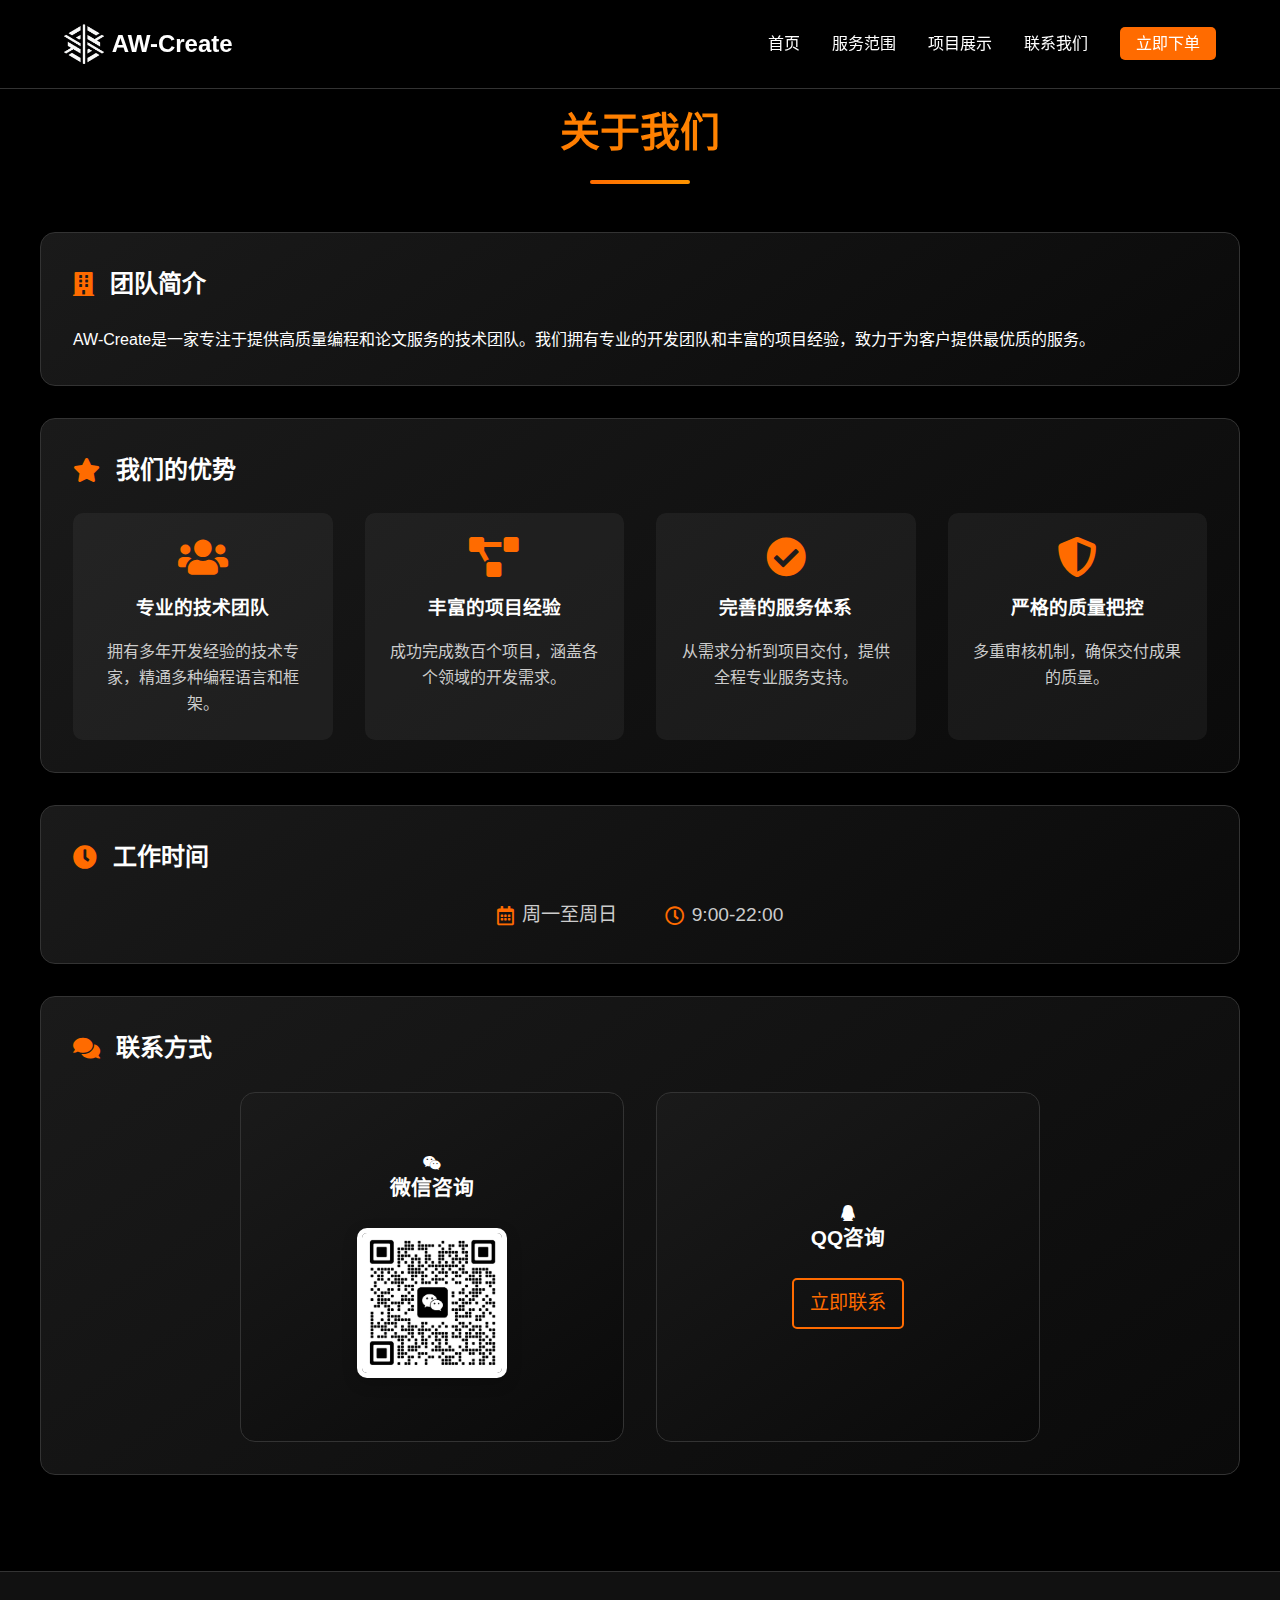
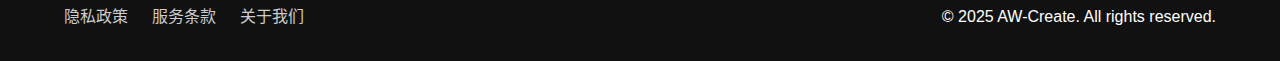
<file: about.html>
<!DOCTYPE html>
<html lang="zh-CN">
<head>
    <meta charset="UTF-8">
    <meta name="viewport" content="width=device-width, initial-scale=1.0">
    <title>关于我们 - AW-Create</title>
    <link rel="stylesheet" href="css/styles.css">
    <link rel="stylesheet" href="https://cdnjs.cloudflare.com/ajax/libs/font-awesome/5.15.4/css/all.min.css">
    <link rel="shortcut icon" href="favicon.ico" type="image/x-icon">
    <link rel="icon" href="favicon.ico" type="image/x-icon">
</head>
<body>
    <!-- 导航栏 -->
    <nav class="navbar">
        <div class="logo">
            <div class="logo-container">
                <img src="./images/logo.png" alt="AW-Create Logo">
                <span class="logo-text">AW-Create</span>
            </div>
        </div>
        <div class="menu-toggle">
            <i class="fas fa-bars"></i>
        </div>
        <ul class="nav-links">
            <li><a href="javascript:void(0)" onclick="window.location.href='index.html'">首页</a></li>
            <li><a href="javascript:void(0)" onclick="window.location.href='index.html#languages'">服务范围</a></li>
            <li><a href="javascript:void(0)" onclick="window.location.href='index.html#projects'">项目展示</a></li>
            <li><a href="javascript:void(0)" onclick="window.location.href='index.html#contact'">联系我们</a></li>
            <li class="order-btn"><a href="javascript:void(0)" onclick="window.location.href='index.html#contact'">立即下单</a></li>
        </ul>
    </nav>

    <!-- 页面内容 -->
    <div class="page-content about-page">
        <div class="page-header">
            <h1>关于我们</h1>
            <div class="header-line"></div>
        </div>

        <div class="content-section company-intro">
            <h2><i class="fas fa-building"></i> 团队简介</h2>
            <p>AW-Create是一家专注于提供高质量编程和论文服务的技术团队。我们拥有专业的开发团队和丰富的项目经验，致力于为客户提供最优质的服务。</p>
        </div>

        <div class="content-section advantages">
            <h2><i class="fas fa-star"></i> 我们的优势</h2>
            <div class="advantages-grid">
                <div class="advantage-item">
                    <i class="fas fa-users"></i>
                    <h3>专业的技术团队</h3>
                    <p>拥有多年开发经验的技术专家，精通多种编程语言和框架。</p>
                </div>
                <div class="advantage-item">
                    <i class="fas fa-project-diagram"></i>
                    <h3>丰富的项目经验</h3>
                    <p>成功完成数百个项目，涵盖各个领域的开发需求。</p>
                </div>
                <div class="advantage-item">
                    <i class="fas fa-check-circle"></i>
                    <h3>完善的服务体系</h3>
                    <p>从需求分析到项目交付，提供全程专业服务支持。</p>
                </div>
                <div class="advantage-item">
                    <i class="fas fa-shield-alt"></i>
                    <h3>严格的质量把控</h3>
                    <p>多重审核机制，确保交付成果的质量。</p>
                </div>
            </div>
        </div>

        <div class="content-section contact-info">
            <h2><i class="fas fa-clock"></i> 工作时间</h2>
            <div class="work-hours">
                <p><i class="far fa-calendar-alt"></i> 周一至周日</p>
                <p><i class="far fa-clock"></i> 9:00-22:00</p>
            </div>
        </div>

        <div class="content-section contact-section">
            <h2><i class="fas fa-comments"></i> 联系方式</h2>
            <div class="contact-grid">
                <div class="contact-item">
                    <i class="fab fa-weixin"></i>
                    <h3>微信咨询</h3>
                    <img src="images/wx.jpg" alt="微信二维码" class="qr-code">
                </div>
                <div class="contact-item">
                    <i class="fab fa-qq"></i>
                    <h3>QQ咨询</h3>
                    <a href="https://qm.qq.com/q/Ftvo0hC86e" target="_blank" class="contact-link">立即联系</a>
                </div>
            </div>
        </div>
    </div>

    <script>
    document.addEventListener('DOMContentLoaded', function() {
        // 移动端导航栏
        const menuToggle = document.querySelector('.menu-toggle');
        const navLinks = document.querySelector('.nav-links');
        
        // 切换导航栏状态
        function toggleNav(event) {
            event.stopPropagation(); // 阻止事件冒泡
            navLinks.classList.toggle('active');
        }

        // 关闭导航栏
        function closeNav() {
            navLinks.classList.remove('active');
        }

        menuToggle.addEventListener('click', toggleNav);

        // 点击导航链接后关闭菜单
        document.querySelectorAll('.nav-links a').forEach(link => {
            link.addEventListener('click', () => {
                closeNav();
            });
        });

        // 阻止导航菜单内的点击事件冒泡
        navLinks.addEventListener('click', function(event) {
            event.stopPropagation();
        });

        // 点击页面任意位置关闭导航栏
        document.addEventListener('click', closeNav);
    });
    </script>

    <!-- 页脚 -->
    <footer>
        <div class="footer-content">
            <div class="footer-links">
                <a href="privacy.html">隐私政策</a>
                <a href="terms.html">服务条款</a>
                <a href="about.html">关于我们</a>
            </div>
            <p>© 2025 AW-Create. All rights reserved.</p>
        </div>
    </footer>
</body>
</html>
</file>
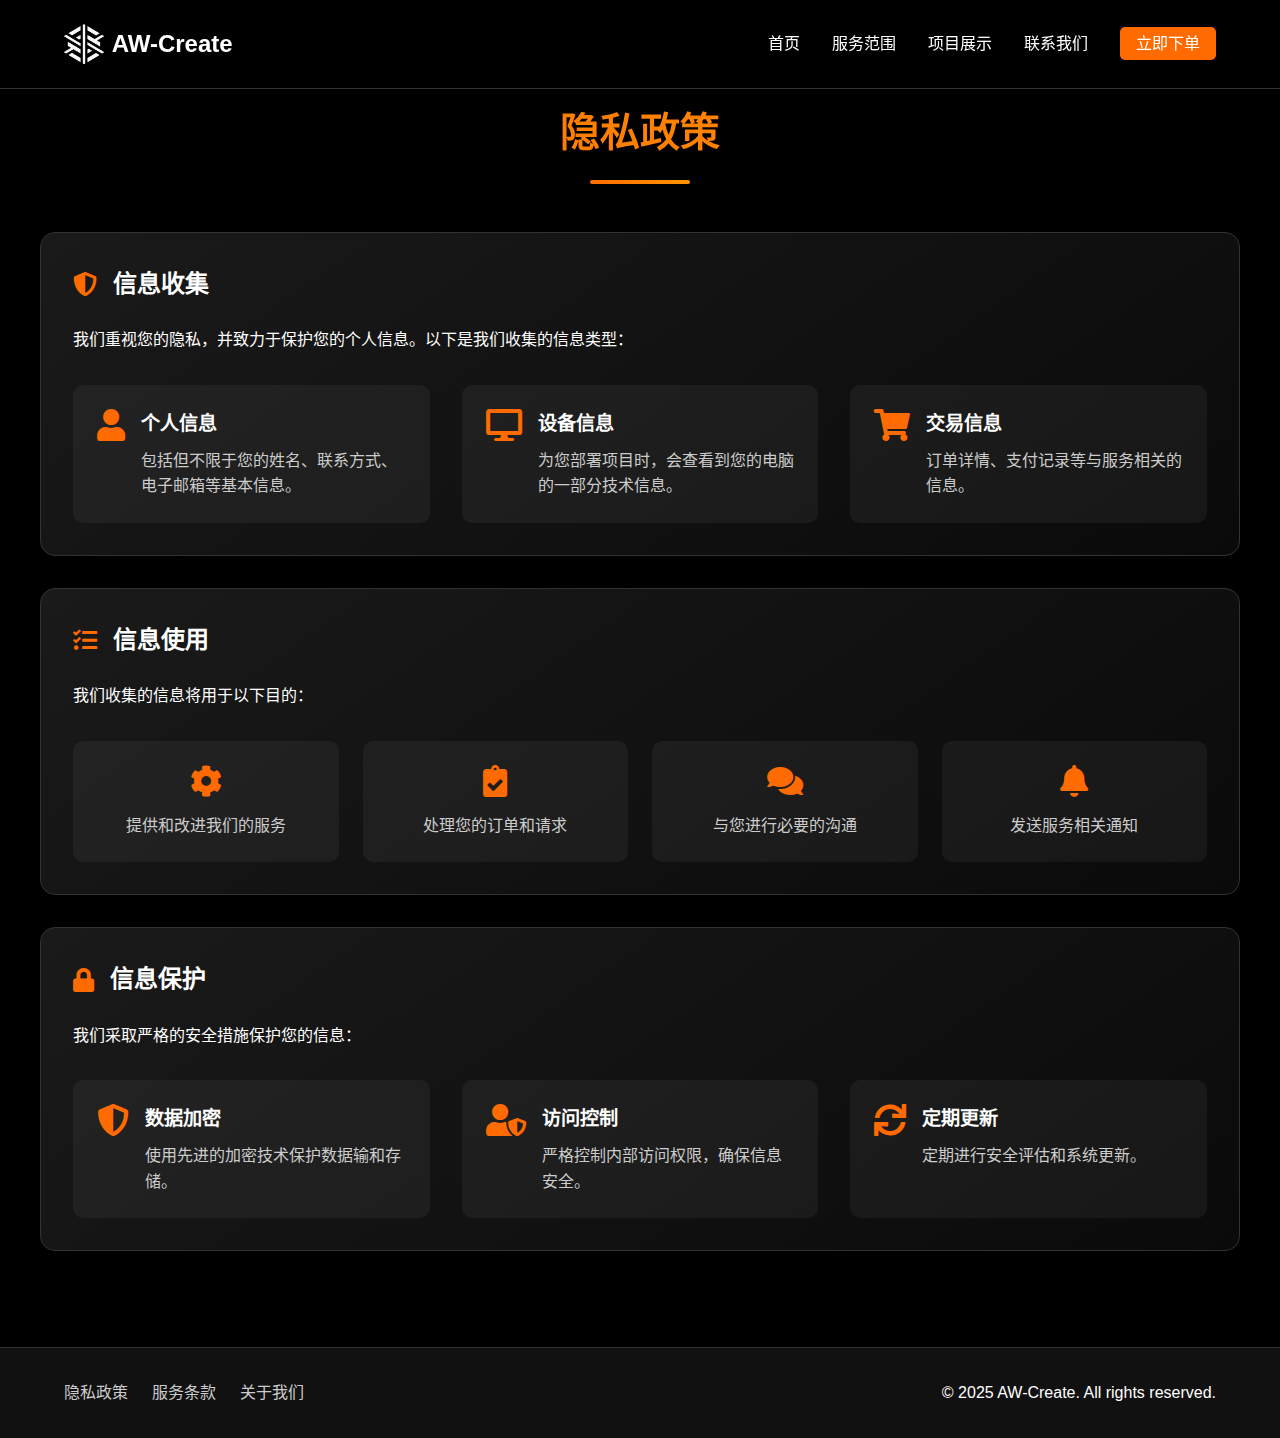
<file: privacy.html>
<!DOCTYPE html>
<html lang="zh-CN">
<head>
    <meta charset="UTF-8">
    <meta name="viewport" content="width=device-width, initial-scale=1.0">
    <title>隐私政策 - AW-Create</title>
    <link rel="stylesheet" href="css/styles.css">
    <link rel="stylesheet" href="https://cdnjs.cloudflare.com/ajax/libs/font-awesome/5.15.4/css/all.min.css">
    <link rel="shortcut icon" href="favicon.ico" type="image/x-icon">
    <link rel="icon" href="favicon.ico" type="image/x-icon">
    <link rel="apple-touch-icon" href="images/btlogo.png">
</head>
<body>
    <!-- 导航栏 -->
    <nav class="navbar">
        <div class="logo">
            <div class="logo-container">
                <img src="./images/logo.png" alt="AW-Create Logo">
                <span class="logo-text">AW-Create</span>
            </div>
        </div>
        <div class="menu-toggle">
            <i class="fas fa-bars"></i>
        </div>
        <ul class="nav-links">
            <li><a href="javascript:void(0)" onclick="window.location.href='index.html'">首页</a></li>
            <li><a href="javascript:void(0)" onclick="window.location.href='index.html#languages'">服务范围</a></li>
            <li><a href="javascript:void(0)" onclick="window.location.href='index.html#projects'">项目展示</a></li>
            <li><a href="javascript:void(0)" onclick="window.location.href='index.html#contact'">联系我们</a></li>
            <li class="order-btn"><a href="javascript:void(0)" onclick="window.location.href='index.html#contact'">立即下单</a></li>
        </ul>
    </nav>

    <!-- 页面内容 -->
    <div class="page-content privacy-page">
        <div class="page-header">
            <h1>隐私政策</h1>
            <div class="header-line"></div>
        </div>

        <div class="content-section">
            <h2><i class="fas fa-shield-alt"></i> 信息收集</h2>
            <p>我们重视您的隐私，并致力于保护您的个人信息。以下是我们收集的信息类型：</p>
            <div class="info-list">
                <div class="info-item">
                    <i class="fas fa-user"></i>
                    <div class="info-content">
                        <h3>个人信息</h3>
                        <p>包括但不限于您的姓名、联系方式、电子邮箱等基本信息。</p>
                    </div>
                </div>
                <div class="info-item">
                    <i class="fas fa-desktop"></i>
                    <div class="info-content">
                        <h3>设备信息</h3>
                        <p>为您部署项目时，会查看到您的电脑的一部分技术信息。</p>
                    </div>
                </div>
                <div class="info-item">
                    <i class="fas fa-shopping-cart"></i>
                    <div class="info-content">
                        <h3>交易信息</h3>
                        <p>订单详情、支付记录等与服务相关的信息。</p>
                    </div>
                </div>
            </div>
        </div>

        <div class="content-section">
            <h2><i class="fas fa-tasks"></i> 信息使用</h2>
            <p>我们收集的信息将用于以下目的：</p>
            <div class="usage-list">
                <div class="usage-item">
                    <i class="fas fa-cog"></i>
                    <p>提供和改进我们的服务</p>
                </div>
                <div class="usage-item">
                    <i class="fas fa-clipboard-check"></i>
                    <p>处理您的订单和请求</p>
                </div>
                <div class="usage-item">
                    <i class="fas fa-comments"></i>
                    <p>与您进行必要的沟通</p>
                </div>
                <div class="usage-item">
                    <i class="fas fa-bell"></i>
                    <p>发送服务相关通知</p>
                </div>
            </div>
        </div>

        <div class="content-section">
            <h2><i class="fas fa-lock"></i> 信息保护</h2>
            <p>我们采取严格的安全措施保护您的信息：</p>
            <div class="protection-list">
                <div class="protection-item">
                    <i class="fas fa-shield-alt"></i>
                    <div class="protection-content">
                        <h3>数据加密</h3>
                        <p>使用先进的加密技术保护数据输和存储。</p>
                    </div>
                </div>
                <div class="protection-item">
                    <i class="fas fa-user-shield"></i>
                    <div class="protection-content">
                        <h3>访问控制</h3>
                        <p>严格控制内部访问权限，确保信息安全。</p>
                    </div>
                </div>
                <div class="protection-item">
                    <i class="fas fa-sync"></i>
                    <div class="protection-content">
                        <h3>定期更新</h3>
                        <p>定期进行安全评估和系统更新。</p>
                    </div>
                </div>
            </div>
        </div>
    </div>

    <script>
    document.addEventListener('DOMContentLoaded', function() {
        // 移动端导航栏
        const menuToggle = document.querySelector('.menu-toggle');
        const navLinks = document.querySelector('.nav-links');
        
        // 切换导航栏状态
        function toggleNav(event) {
            event.stopPropagation(); // 阻止事件冒泡
            navLinks.classList.toggle('active');
        }

        // 关闭导航栏
        function closeNav() {
            navLinks.classList.remove('active');
        }

        menuToggle.addEventListener('click', toggleNav);

        // 点击导航链接后关闭菜单
        document.querySelectorAll('.nav-links a').forEach(link => {
            link.addEventListener('click', () => {
                closeNav();
            });
        });

        // 阻止导航菜单内的点击事件冒泡
        navLinks.addEventListener('click', function(event) {
            event.stopPropagation();
        });

        // 点击页面任意位置关闭导航栏
        document.addEventListener('click', closeNav);
    });
    </script>

    <!-- 页脚 -->
    <footer>
        <div class="footer-content">
            <div class="footer-links">
                <a href="privacy.html">隐私政策</a>
                <a href="terms.html">服务条款</a>
                <a href="about.html">关于我们</a>
            </div>
            <p>© 2025 AW-Create. All rights reserved.</p>
        </div>
    </footer>
</body>
</html>
</file>
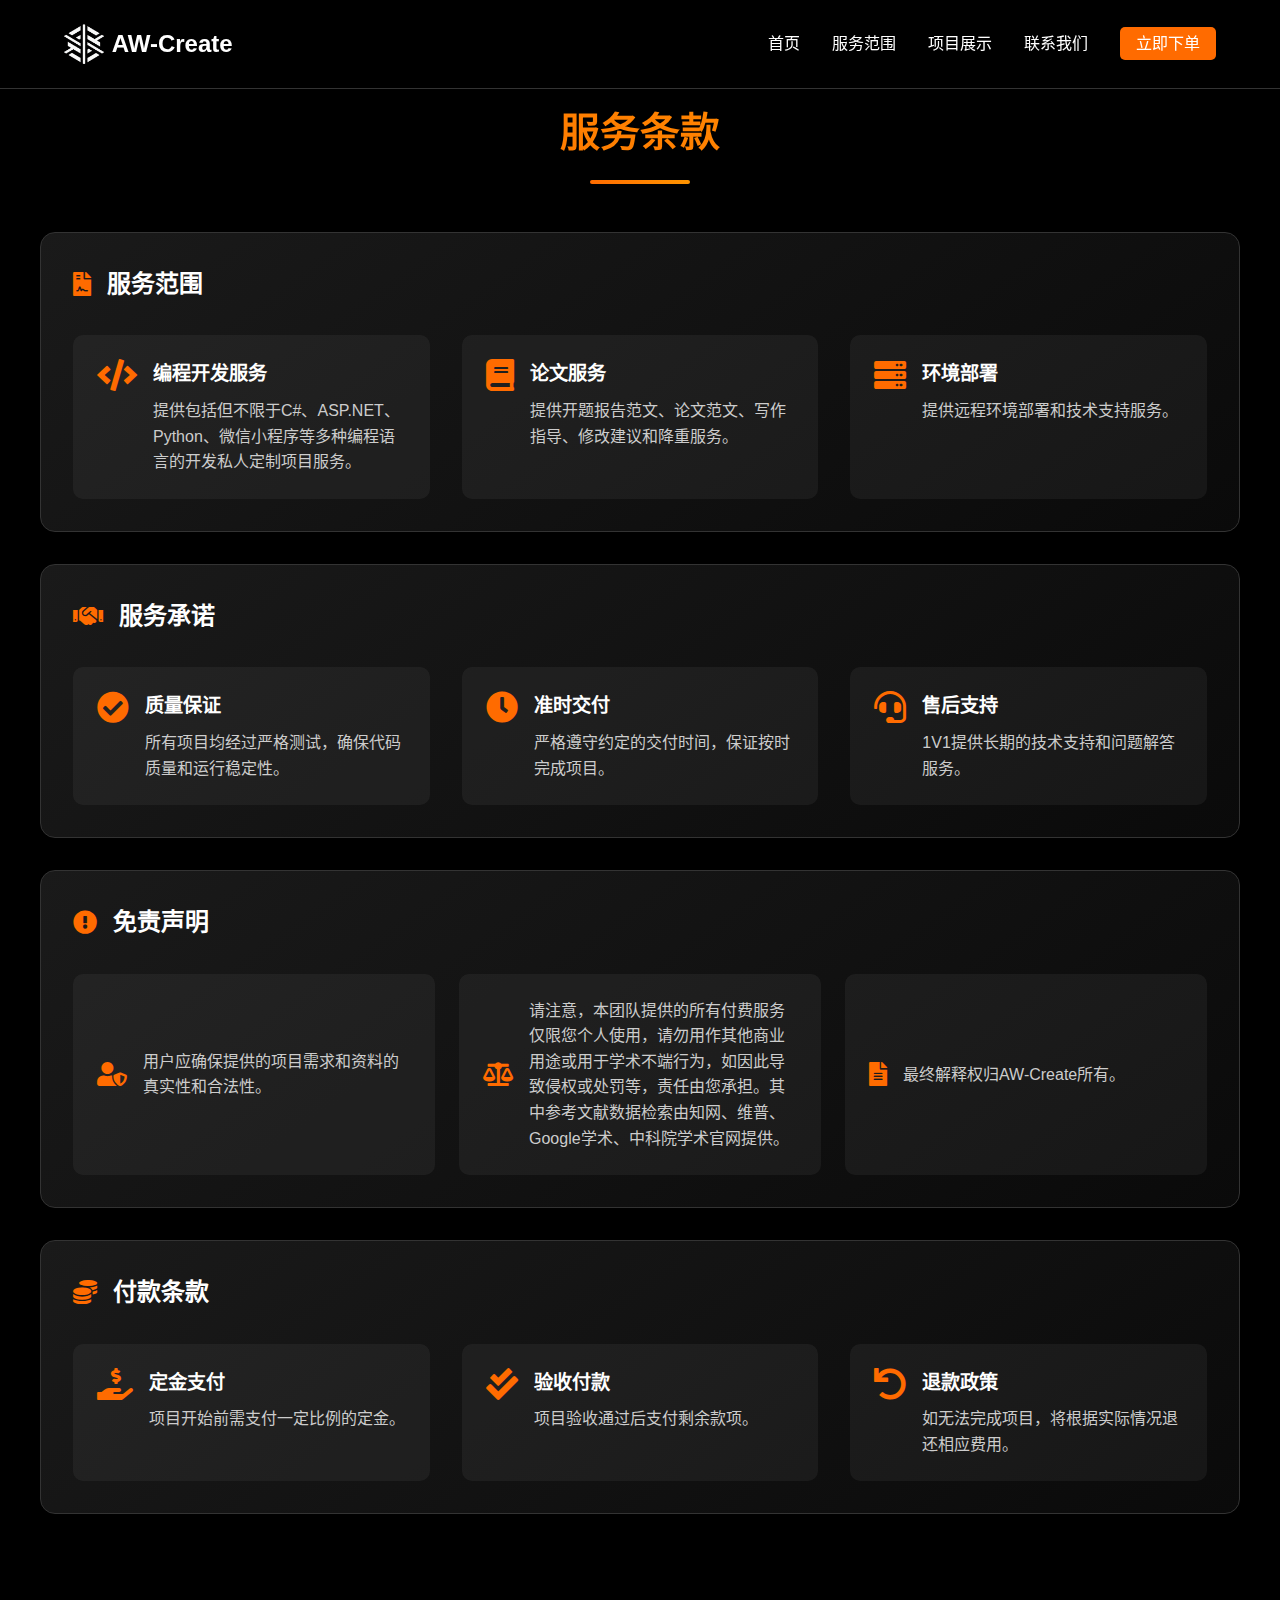
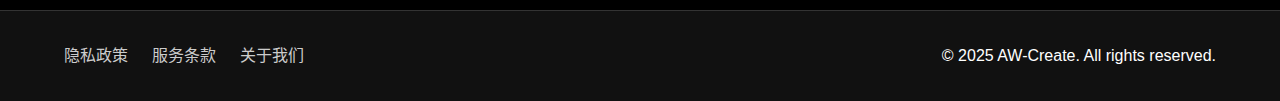
<file: terms.html>
<!DOCTYPE html>
<html lang="zh-CN">
<head>
    <meta charset="UTF-8">
    <meta name="viewport" content="width=device-width, initial-scale=1.0">
    <title>服务条款 - AW-Create</title>
    <link rel="stylesheet" href="css/styles.css">
    <link rel="stylesheet" href="https://cdnjs.cloudflare.com/ajax/libs/font-awesome/5.15.4/css/all.min.css">
    <link rel="shortcut icon" href="favicon.ico" type="image/x-icon">
    <link rel="icon" href="favicon.ico" type="image/x-icon">
</head>
<body>
    <!-- 导航栏 -->
    <nav class="navbar">
        <div class="logo">
            <div class="logo-container">
                <img src="./images/logo.png" alt="AW-Create Logo">
                <span class="logo-text">AW-Create</span>
            </div>
        </div>
        <div class="menu-toggle">
            <i class="fas fa-bars"></i>
        </div>
        <ul class="nav-links">
            <li><a href="javascript:void(0)" onclick="window.location.href='index.html'">首页</a></li>
            <li><a href="javascript:void(0)" onclick="window.location.href='index.html#languages'">服务范围</a></li>
            <li><a href="javascript:void(0)" onclick="window.location.href='index.html#projects'">项目展示</a></li>
            <li><a href="javascript:void(0)" onclick="window.location.href='index.html#contact'">联系我们</a></li>
            <li class="order-btn"><a href="javascript:void(0)" onclick="window.location.href='index.html#contact'">立即下单</a></li>
        </ul>
    </nav>

    <!-- 页面内容 -->
    <div class="page-content terms-page">
        <div class="page-header">
            <h1>服务条款</h1>
            <div class="header-line"></div>
        </div>

        <div class="content-section">
            <h2><i class="fas fa-file-contract"></i> 服务范围</h2>
            <div class="terms-list">
                <div class="terms-item">
                    <i class="fas fa-code"></i>
                    <div class="terms-content">
                        <h3>编程开发服务</h3>
                        <p>提供包括但不限于C#、ASP.NET、Python、微信小程序等多种编程语言的开发私人定制项目服务。</p>
                    </div>
                </div>
                <div class="terms-item">
                    <i class="fas fa-book"></i>
                    <div class="terms-content">
                        <h3>论文服务</h3>
                        <p>提供开题报告范文、论文范文、写作指导、修改建议和降重服务。</p>
                    </div>
                </div>
                <div class="terms-item">
                    <i class="fas fa-server"></i>
                    <div class="terms-content">
                        <h3>环境部署</h3>
                        <p>提供远程环境部署和技术支持服务。</p>
                    </div>
                </div>
            </div>
        </div>

        <div class="content-section">
            <h2><i class="fas fa-handshake"></i> 服务承诺</h2>
            <div class="promise-list">
                <div class="promise-item">
                    <i class="fas fa-check-circle"></i>
                    <div class="promise-content">
                        <h3>质量保证</h3>
                        <p>所有项目均经过严格测试，确保代码质量和运行稳定性。</p>
                    </div>
                </div>
                <div class="promise-item">
                    <i class="fas fa-clock"></i>
                    <div class="promise-content">
                        <h3>准时交付</h3>
                        <p>严格遵守约定的交付时间，保证按时完成项目。</p>
                    </div>
                </div>
                <div class="promise-item">
                    <i class="fas fa-headset"></i>
                    <div class="promise-content">
                        <h3>售后支持</h3>
                        <p>1V1提供长期的技术支持和问题解答服务。</p>
                    </div>
                </div>
            </div>
        </div>

        <div class="content-section">
            <h2><i class="fas fa-exclamation-circle"></i> 免责声明</h2>
            <div class="disclaimer-list">
                <div class="disclaimer-item">
                    <i class="fas fa-user-shield"></i>
                    <p>用户应确保提供的项目需求和资料的真实性和合法性。</p>
                </div>
                <div class="disclaimer-item">
                    <i class="fas fa-balance-scale"></i>
                    <p>请注意，本团队提供的所有付费服务仅限您个人使用，请勿用作其他商业用途或用于学术不端行为，如因此导致侵权或处罚等，责任由您承担。其中参考文献数据检索由知网、维普、Google学术、中科院学术官网提供。</p>
                </div>
                <div class="disclaimer-item">
                    <i class="fas fa-file-alt"></i>
                    <p>最终解释权归AW-Create所有。</p>
                </div>
            </div>
        </div>

        <div class="content-section">
            <h2><i class="fas fa-coins"></i> 付款条款</h2>
            <div class="payment-list">
                <div class="payment-item">
                    <i class="fas fa-hand-holding-usd"></i>
                    <div class="payment-content">
                        <h3>定金支付</h3>
                        <p>项目开始前需支付一定比例的定金。</p>
                    </div>
                </div>
                <div class="payment-item">
                    <i class="fas fa-check-double"></i>
                    <div class="payment-content">
                        <h3>验收付款</h3>
                        <p>项目验收通过后支付剩余款项。</p>
                    </div>
                </div>
                <div class="payment-item">
                    <i class="fas fa-undo"></i>
                    <div class="payment-content">
                        <h3>退款政策</h3>
                        <p>如无法完成项目，将根据实际情况退还相应费用。</p>
                    </div>
                </div>
            </div>
        </div>
    </div>

    <script>
    document.addEventListener('DOMContentLoaded', function() {
        // 移动端导航栏
        const menuToggle = document.querySelector('.menu-toggle');
        const navLinks = document.querySelector('.nav-links');
        
        // 切换导航栏状态
        function toggleNav(event) {
            event.stopPropagation(); // 阻止事件冒泡
            navLinks.classList.toggle('active');
        }

        // 关闭导航栏
        function closeNav() {
            navLinks.classList.remove('active');
        }

        menuToggle.addEventListener('click', toggleNav);

        // 点击导航链接后关闭菜单
        document.querySelectorAll('.nav-links a').forEach(link => {
            link.addEventListener('click', () => {
                closeNav();
            });
        });

        // 阻止导航菜单内的点击事件冒泡
        navLinks.addEventListener('click', function(event) {
            event.stopPropagation();
        });

        // 点击页面任意位置关闭导航栏
        document.addEventListener('click', closeNav);
    });
    </script>

    <!-- 页脚 -->
    <footer>
        <div class="footer-content">
            <div class="footer-links">
                <a href="privacy.html">隐私政策</a>
                <a href="terms.html">服务条款</a>
                <a href="about.html">关于我们</a>
            </div>
            <p>© 2025 AW-Create. All rights reserved.</p>
        </div>
    </footer>
</body>
</html>
</file>
<file: css/styles.css>
/* 基础样式重置 */
* {
    margin: 0;
    padding: 0;
    box-sizing: border-box;
    -webkit-touch-callout: none; /* iOS Safari */
    -webkit-user-select: none;   /* Safari */
    -khtml-user-select: none;    /* Konqueror HTML */
    -moz-user-select: none;      /* Firefox */
    -ms-user-select: none;       /* Internet Explorer/Edge */
    user-select: none;           /* Non-prefixed version */
}

html {
    scroll-behavior: smooth;
}

/* 颜色变量 */
:root {
    --primary-color: #FF6B00;     /* 主色调-橙色 */
    --secondary-color: #07c160;   /* 次要色调-绿色（微信按钮） */
    --text-color: #FFFFFF;        /* 主要文字颜色-白色 */
    --light-text: #CCCCCC;        /* 次要文字颜色-浅灰 */
    --background-color: #000000;  /* 背景色-黑色 */
    --dark-bg: #111111;          /* 深色背景-深灰 */
    --border-color: #333333;      /* 边框颜色-深灰 */
}

body {
    font-family: 'Arial', sans-serif;
    line-height: 1.6;
    background-color: var(--background-color);
    color: var(--text-color);
    -webkit-tap-highlight-color: transparent; /* 移除移动端点击高亮 */
}

/* 图片保护 */
img.protected {
    pointer-events: none;
    -webkit-touch-callout: none;
}

/* 导航栏样式 */
.navbar {
    display: flex;
    justify-content: space-between;
    align-items: center;
    padding: 1rem 5%;
    background-color: rgba(0, 0, 0, 0.95);
    box-shadow: 0 2px 5px rgba(0,0,0,0.1);
    position: fixed;
    width: 100%;
    top: 0;
    z-index: 1000;
    border-bottom: 1px solid var(--border-color);
    transition: all 0.3s ease;
    backdrop-filter: blur(10px);
    -webkit-backdrop-filter: blur(10px);
}

.navbar.scrolled {
    background: rgba(0, 0, 0, 0.95);
    box-shadow: 0 2px 20px rgba(0,0,0,0.3);
}

.nav-links {
    display: flex;
    list-style: none;
    gap: 2rem;
}

.nav-links a {
    text-decoration: none;
    color: var(--text-color);
    transition: color 0.3s ease;
}

.nav-links a:hover {
    color: var(--primary-color);
}

.order-btn a {
    background-color: var(--primary-color);
    color: var(--text-color);
    padding: 0.5rem 1rem;
    border-radius: 5px;
    transition: all 0.3s ease;
}

.order-btn a:hover {
    transform: translateY(-2px);
    box-shadow: 0 4px 10px rgba(255,107,0,0.3);
}

/* 主横幅样式 */
.hero {
    padding: 8rem 5% 4rem;
    text-align: center;
    background-color: var(--background-color);
}

.hero h1 {
    font-size: 2.5rem;
    margin-bottom: 1rem;
    color: var(--text-color);
    background: linear-gradient(45deg, #FF6B00, #FF9500);
    -webkit-background-clip: text;
    -webkit-text-fill-color: transparent;
    background-clip: text;
    text-fill-color: transparent;
    font-size: 3.5rem;
    font-weight: 800;
    letter-spacing: -1px;
    margin-bottom: 1.5rem;
    margin-top: 5rem;
}

.hero p {
    color: var(--light-text);
    margin-bottom: 1rem;
}

.cta-button {
    background-color: var(--primary-color);
    color: var(--text-color);
    border: none;
    padding: 1rem 2rem;
    border-radius: 5px;
    font-size: 1.1rem;
    cursor: pointer;
    margin-top: 2rem;
    transition: all 0.3s ease;
    position: relative;
    overflow: hidden;
    background: linear-gradient(45deg, #FF6B00, #FF9500);
    border: none;
    padding: 1.2rem 2.5rem;
    font-weight: 600;
    letter-spacing: 1px;
    text-transform: uppercase;
}

.cta-button::before {
    content: '';
    position: absolute;
    top: -50%;
    left: -50%;
    width: 200%;
    height: 200%;
    background: rgba(255,255,255,0.1);
    transform: rotate(45deg);
    transition: transform 0.6s;
    pointer-events: none;
}

.cta-button:hover::before {
    transform: rotate(45deg) translate(50%, 50%);
}

.cta-button:hover {
    transform: translateY(-2px);
    box-shadow: 0 4px 15px rgba(255,107,0,0.3);
}

/* 部分样式 */
.section {
    padding: 4rem 5%;
    opacity: 0;
    transform: translateY(30px);
    transition: all 0.8s ease;
}

.section.fade-in {
    opacity: 1;
    transform: translateY(0);
}

/* 为不同section添加不同的延迟 */
#why-us.fade-in {
    transition-delay: 0.2s;
}

#languages.fade-in {
    transition-delay: 0.3s;
}

#projects.fade-in {
    transition-delay: 0.4s;
}

#pricing.fade-in {
    transition-delay: 0.5s;
}

#contact.fade-in {
    transition-delay: 0.6s;
}

.section h2 {
    text-align: center;

    color: var(--text-color);
}

/* 特性网格 */
.features-grid {
    display: grid;
    grid-template-columns: repeat(3, 1fr);
    gap: 2rem;
    margin-top: 3rem;
}

.feature-card {
    padding: 2rem;
    text-align: center;
    border-radius: 10px;
    transition: all 0.3s ease;
    background: linear-gradient(145deg, #1a1a1a, #0a0a0a);
    box-shadow: inset 0 0 15px rgba(255,107,0,0.1);
}

.feature-card:hover {
    transform: translateY(-5px);
    box-shadow: 0 10px 20px rgba(0,0,0,0.2);
    background: linear-gradient(145deg, #0a0a0a, #1a1a1a);
    box-shadow: 0 10px 30px rgba(255,107,0,0.2);
}

.feature-card i {
    color: var(--primary-color);
    font-size: 2.5rem;
    margin-bottom: 1rem;
}

.feature-card h3 {
    color: var(--text-color);
    margin: 1rem 0;
    font-size: 1.5rem;
}

.feature-card p {
    color: var(--text-color);
    line-height: 1.6;
}

@media (max-width: 768px) {
    .features-grid {
        grid-template-columns: 1fr;
    }
}

/* 项目卡片 */
.project-grid {
    display: grid;
    grid-template-columns: repeat(auto-fit, minmax(300px, 1fr));
    gap: 2rem;
    max-width: 1000px;
    margin: 2rem auto;
}

#projects p{
    text-align: center;
    margin-bottom: 2rem;
    opacity: 0.5;
}

.mask {
    position: absolute;
    top: 0;
    left: 0;
    width: 100%;
    height: 100%;
    background-color: rgba(255, 255, 255, 0.8); /* 半透明白色，调整透明度以获得更好的效果 */
    backdrop-filter: blur(10px); /* 添加模糊效果 */
    color: var(--primary-color); /* 文字颜色 */
    display: flex;
    justify-content: center;
    align-items: center;
    font-size: 24px; /* 根据需要调整字体大小 */
}

.project-card {
    background: linear-gradient(145deg, #1a1a1a, #0a0a0a);
    border: 1px solid var(--border-color);
    border-radius: 15px;
    overflow: hidden;
    transition: all 0.3s ease;
    padding-bottom: 1.5rem;
}

.project-card:hover {
    transform: translateY(-5px);
    box-shadow: 0 10px 30px rgba(255,107,0,0.2);
    border-color: var(--primary-color);
}

.project-image {
    width: 100%;
    height: 200px;
    overflow: hidden;
}

.project-image img {
    width: 100%;
    height: 100%;
    object-fit: cover;
}

.project-card h3 {
    color: var(--text-color);
    font-size: 1.5rem;
    margin: 1.5rem;
    text-align: center;
}

.project-card p {
    color: var(--light-text);
    margin: 0 1.5rem 1.5rem;
    line-height: 1.6;
    text-align: center;
}

.project-tags {
    display: flex;
    flex-wrap: wrap;
    gap: 0.8rem;
    justify-content: center;
    margin: 0 1.5rem 1.5rem;
}

.project-tags span {
    background: rgba(255,107,0,0.1);
    color: var(--primary-color);
    padding: 0.5rem 1rem;
    border-radius: 20px;
    font-size: 0.9rem;
    transition: all 0.3s ease;
}

.project-tags span:hover {
    background: var(--primary-color);
    color: var(--text-color);
    transform: translateY(-2px);
}

.view-project {
    display: block;
    width: fit-content;
    margin: 0 auto 1rem;
    padding: 0.8rem 1.5rem;
    background: linear-gradient(45deg, var(--primary-color), #FF9500);
    color: var(--text-color);
    text-decoration: none;
    border-radius: 25px;
    font-weight: 500;
    transition: all 0.3s ease;
    border: none;
    position: relative;
    overflow: hidden;
    box-shadow: 0 4px 15px rgba(255,107,0,0.2);
}

.view-project:hover {
    transform: translateY(-3px);
    box-shadow: 0 8px 25px rgba(255,107,0,0.4);
}

.view-project::before {
    content: '';
    position: absolute;
    top: -50%;
    left: -50%;
    width: 200%;
    height: 200%;
    background: rgba(255,255,255,0.1);
    transform: rotate(45deg);
    transition: transform 0.6s;
    pointer-events: none;
}

.view-project:hover::before {
    transform: rotate(45deg) translate(50%, 50%);
}

@media (max-width: 768px) {
    .project-grid {
        grid-template-columns: 1fr;
        padding: 0 1rem;
    }
}

/* 价格卡片 */
.pricing-grid {
    display: grid;
    grid-template-columns: repeat(auto-fit, minmax(300px, 1fr));
    gap: 2rem;
}

.pricing-card {
    padding: 2rem;
    text-align: center;
    background: var(--dark-bg);
    border: 1px solid var(--border-color);
    border-radius: 10px;
    transition: all 0.3s ease;
    background: linear-gradient(145deg, #1a1a1a, #0a0a0a);
    border: 1px solid rgba(255,107,0,0.1);
}

.pricing-card:hover {
    transform: translateY(-5px);
    box-shadow: 0 10px 20px rgba(0,0,0,0.2);
}

.pricing-card.popular {
    border-color: var(--primary-color);
    position: relative;
    background: linear-gradient(145deg, #0a0a0a, #1a1a1a);
    border: 2px solid var(--primary-color);
}

.popular-tag {
    background: var(--primary-color);
    color: var(--text-color);
    padding: 0.5rem 1rem;
    position: absolute;
    top: -15px;
    right: 20px;
    border-radius: 20px;
}

.pricing-card .price {
    font-size: 2.5rem;
    font-weight: 700;
    color: var(--primary-color);
    margin: 1.5rem 0;
}

#pricing h2{
    text-align: center;
    margin-bottom: 0rem;
}

#pricing p{
    text-align: center;
    margin-bottom: 2rem;
    opacity: 0.5;
}



/* 联系表单 */
#contact h2{
    text-align: center;
    margin-bottom: 0rem;
}

#contact p{
    text-align: center;
    margin-bottom: 2rem;
    opacity: 0.5;
}

#contact-form {
    max-width: 600px;
    margin: 0 auto;
    display: flex;
    flex-direction: column;
    gap: 1rem;
}

#contact-form input,
#contact-form textarea {
    padding: 0.8rem;
    background: var(--dark-bg);
    border: 1px solid var(--border-color);
    border-radius: 5px;
    color: var(--text-color);
    transition: all 0.3s ease;
    background: linear-gradient(145deg, #1a1a1a, #0a0a0a);
    border: 1px solid rgba(255,107,0,0.1);
}

#contact-form input:focus,
#contact-form textarea:focus {
    border-color: var(--primary-color);
    outline: none;
    box-shadow: 0 0 5px rgba(255,107,0,0.3);
    background: linear-gradient(145deg, #0a0a0a, #1a1a1a);
    border-color: var(--primary-color);
    box-shadow: 0 0 15px rgba(255,107,0,0.2);
}

#contact-form button {
    background: var(--primary-color);
    color: var(--text-color);
    border: none;
    padding: 1rem;
    border-radius: 5px;
    cursor: pointer;
    transition: all 0.3s ease;
}

#contact-form button:hover {
    transform: translateY(-2px);
    box-shadow: 0 4px 10px rgba(255,107,0,0.3);
}

/* 页脚样式 */
footer {
    background-color: var(--dark-bg);
    padding: 2rem 5%;
    border-top: 1px solid var(--border-color);
}

.footer-content {
    display: flex;
    justify-content: space-between;
    align-items: center;
    flex-wrap: wrap;
    gap: 1rem;
}

.footer-links {
    display: flex;
    gap: 1.5rem;
}

.footer-links a {
    color: var(--light-text);
    text-decoration: none;
    transition: color 0.3s ease;
}

.footer-links a:hover {
    color: var(--primary-color);
}

.social-links {
    display: flex;
    gap: 1rem;
    align-items: center;
}

.social-links a {
    color: var(--light-text);
    font-size: 1.5rem;
    text-decoration: none;
    transition: color 0.3s ease;
}

.social-links a:hover {
    color: var(--primary-color);
}

/* 微信二维码悬浮样式 */
.wechat-container {
    position: relative;
    display: inline-block;
}

.wechat-qr {
    display: none;
    position: absolute;
    bottom: 100%;
    left: 50%;
    transform: translateX(-50%);
    width: 150px;
    height: 150px;
    padding: 5px;
    background: white;
    border-radius: 5px;
    box-shadow: 0 2px 10px rgba(0,0,0,0.2);
    margin-bottom: 10px;
    z-index: 1000;
}

.wechat-qr img {
    width: 100%;
    height: 100%;
    object-fit: cover;
    border-radius: 3px;
}

.wechat-container:hover .wechat-qr {
    display: block;
}

.wechat-qr::after {
    content: '';
    position: absolute;
    bottom: -10px;
    left: 50%;
    transform: translateX(-50%);
    border-width: 10px 10px 0;
    border-style: solid;
    border-color: white transparent transparent;
}

/* 移动端菜单 */
.menu-toggle {
    display: none;
    font-size: 1.5rem;
    cursor: pointer;
    color: var(--text-color);
}

/* 响应式设计 */
@media (max-width: 768px) {
    .menu-toggle {
        display: block;
        z-index: 1001;
    }

    .nav-links {
        display: flex;
        position: fixed;
        top: 60px;
        left: 0;
        width: 100%;
        max-height: 0;
        background: rgba(0, 0, 0, 0.95);
        backdrop-filter: blur(10px);
        -webkit-backdrop-filter: blur(10px);
        padding: 0;
        flex-direction: column;
        align-items: center;
        gap: 0;
        z-index: 1000;
        border-bottom: 1px solid var(--border-color);
        overflow: hidden;
        transition: all 0.3s ease-in-out;
        opacity: 0;
        visibility: hidden;
    }

    .nav-links.active {
        max-height: 400px; /* 设置一个足够大的高度 */
        padding: 1rem;
        opacity: 1;
        visibility: visible;
        gap: 1rem;
    }

    .nav-links li {
        width: 100%;
        text-align: center;
        transform: translateY(-20px);
        opacity: 0;
        transition: all 0.3s ease-in-out;
        margin: 0;
        padding: 0;
    }

    .nav-links.active li {
        transform: translateY(0);
        opacity: 1;
        margin: 0.3rem 0;
    }

    /* 添加交错动画延迟 */
    .nav-links li:nth-child(1) { transition-delay: 0.1s; }
    .nav-links li:nth-child(2) { transition-delay: 0.15s; }
    .nav-links li:nth-child(3) { transition-delay: 0.2s; }
    .nav-links li:nth-child(4) { transition-delay: 0.25s; }
    .nav-links li:nth-child(5) { transition-delay: 0.3s; }

    /* 收起时重置延迟 */
    .nav-links:not(.active) li {
        transition-delay: 0s;
        transform: translateY(-10px);
        opacity: 0;
    }

    .nav-links a {
        padding: 0.8rem;
        width: 100%;
        display: block;
        transform: translateY(0);
        transition: transform 0.3s ease;
    }

    .nav-links a:hover {
        transform: translateY(-2px);
    }

    .order-btn {
        width: 100%;
        margin-top: 0.5rem;
    }

    .order-btn a {
        width: 100%;
        display: block;
        text-align: center;
    }

    .pricing-grid,
    .features-grid,
    .project-grid {
        grid-template-columns: 1fr;
    }
}

/* 动画效果 */
@keyframes fadeInUp {
    from {
        opacity: 0;
        transform: translateY(20px);
    }
    to {
        opacity: 1;
        transform: translateY(0);
    }
}

/* 项目卡片效果增强 */
.project-card {
    background: linear-gradient(145deg, #1a1a1a, #0a0a0a);
}

.project-tags span {
    background: rgba(255,107,0,0.1);
    color: var(--primary-color);
    padding: 0.3rem 0.8rem;
    border-radius: 20px;
    font-size: 0.9rem;
    margin: 0.3rem;
    display: inline-block;
    transition: all 0.3s ease;
}

.project-tags span:hover {
    background: var(--primary-color);
    color: var(--text-color);
    transform: translateY(-2px);
}

/* 滚动条美化 */
::-webkit-scrollbar {
    width: 10px;
}

::-webkit-scrollbar-track {
    background: var(--background-color);
}

::-webkit-scrollbar-thumb {
    background: var(--primary-color);
    border-radius: 5px;
}

::-webkit-scrollbar-thumb:hover {
    background: #ff8533;
}

/* 文字选中效果 */
::selection {
    background: var(--primary-color);
    color: var(--text-color);
}

/* 加载动画 */
.loading {
    position: fixed;
    top: 0;
    left: 0;
    width: 100%;
    height: 100%;
    background: var(--background-color);
    display: flex;
    justify-content: center;
    align-items: center;
    z-index: 9999;
}

.loading-spinner {
    width: 50px;
    height: 50px;
    border: 3px solid var(--dark-bg);
    border-top: 3px solid var(--primary-color);
    border-radius: 50%;
    animation: spin 1s linear infinite;
}

@keyframes spin {
    0% { transform: rotate(0deg); }
    100% { transform: rotate(360deg); }
}

/* Logo样式优化 */
.logo {
    display: flex;
    align-items: center;
    gap: 0.5rem;
    padding: 0.5rem 0;
}

.logo-container {
    display: flex;
    align-items: center;
    gap: 0.5rem;
}

.logo img {
    height: 40px;
    width: auto;
    display: block;
    object-fit: contain;
}

.logo-text {
    color: var(--text-color);
    font-size: 1.5rem;
    font-weight: bold;
}

/* 响应式调整 */
@media (max-width: 768px) {
    .logo img {
        height: 32px;
    }
    
    .logo-text {
        font-size: 1.2rem;
    }
}

/* 视频展示样式 */
.video-showcase {
    display: grid;
    grid-template-columns: repeat(auto-fit, minmax(400px, 1fr));
    gap: 2rem;
    margin: 2rem 0;
}

.video-container {
    position: relative;
    width: 100%;
    padding-top: 56.25%; /* 16:9 宽高比 */
    background: var(--dark-bg);
    border-radius: 10px;
    overflow: hidden;
}

.video-container video {
    position: absolute;
    top: 0;
    left: 0;
    width: 100%;
    height: 100%;
    object-fit: cover;
}

/* 视频播放器自定义样式 */
video::-webkit-media-controls-panel {
    background: rgba(0, 0, 0, 0.7);
}

video::-webkit-media-controls-play-button {
    background-color: var(--primary-color);
    border-radius: 50%;
}

/* 响应式调整 */
@media (max-width: 768px) {
    .logo img {
        height: 32px;
    }

    .video-showcase {
        grid-template-columns: 1fr;
    }
}

/* 编程语言区域样式优化 */
.language-logos {
    display: grid;
    grid-template-columns: repeat(auto-fit, minmax(120px, 1fr));
    gap: 2rem;
    max-width: 900px;
    margin: 0 auto;
    padding: 2rem 0;
}

.language-item {
    display: flex;
    flex-direction: column;
    align-items: center;
    text-align: center;
    padding: 1.5rem;
    background: linear-gradient(145deg, #1a1a1a, #0a0a0a);
    border-radius: 15px;
    transition: all 0.3s ease;
    border: 1px solid var(--border-color);
}

.language-item:hover {
    transform: translateY(-5px);
    box-shadow: 0 10px 20px rgba(255,107,0,0.2);
    border-color: var(--primary-color);
}

.language-item i {
    font-size: 3rem;
    margin-bottom: 1rem;
    background: linear-gradient(45deg, var(--primary-color), #FF9500);
    -webkit-background-clip: text;
    -webkit-text-fill-color: transparent;
    background-clip: text;
}

.language-item span {
    font-size: 1rem;
    font-weight: 500;
    color: var(--text-color);
}

/* 响应式调整 */
@media (max-width: 768px) {
    .language-logos {
        grid-template-columns: repeat(2, 1fr);
        gap: 1rem;
        padding: 1rem 0;
    }

    .language-item {
        padding: 1rem;
    }

    .language-item i {
        font-size: 2.5rem;
    }
}

/* 图片展示框式 */
.image-showcase {
    max-width: 1200px;
    margin: 2rem auto;
    padding: 0 1rem;
}

.image-showcase img {
    width: 100%;
    height: auto;
    border-radius: 10px;
    box-shadow: 0 10px 30px rgba(0,0,0,0.3);
}

@media (max-width: 768px) {
    .image-showcase {
        margin: 1rem auto;
    }
}

.features {
    display: flex;
    flex-direction: column;
    gap: 2rem;
    max-width: 800px;
    margin: 0 auto;
}

.feature-card {
    padding: 2rem;
    border-radius: 10px;
    box-shadow: 0 5px 15px rgba(0,0,0,0.1);
    display: flex;
    flex-direction: column;
    align-items: center;
    text-align: center;
}

.feature-card i {
    font-size: 2.5rem;
    margin-bottom: 1rem;
}

.feature-card h3 {
    margin: 1rem 0;
    font-size: 1.5rem;
}

.feature-card p {
    line-height: 1.6;
}

.view-project {
    display: block;
    width: fit-content;
    margin: 0 auto;
    padding: 0.8rem 1.5rem;
    background: linear-gradient(45deg, var(--primary-color), #FF9500);
    color: var(--text-color);
    text-decoration: none;
    border-radius: 25px;
    font-weight: 500;
    transition: all 0.3s ease;
    border: none;
    position: relative;
    overflow: hidden;
    box-shadow: 0 4px 15px rgba(255,107,0,0.2);
    margin-bottom: 1rem;
}

.view-project:hover {
    transform: translateY(-3px);
    box-shadow: 0 8px 25px rgba(255,107,0,0.4);
}

.view-project::before {
    content: '';
    position: absolute;
    top: -50%;
    left: -50%;
    width: 200%;
    height: 200%;
    background: rgba(255,255,255,0.1);
    transform: rotate(45deg);
    transition: transform 0.6s;
    pointer-events: none;
}

.view-project:hover::before {
    transform: rotate(45deg) translate(50%, 50%);
}

/* 删除视频弹窗样式 */
.video-modal,
.modal-overlay,
.modal-content,
.video-container,
.close-modal {
    display: none !important;
}

/* 联系我们部分 */
#contact {
    text-align: center;
    padding: 4rem 5%;
}

#contact h2 {
    margin-bottom: 0.5rem;
    font-size: 2.5rem;
    background: linear-gradient(45deg, var(--primary-color), #FF9500);
    -webkit-background-clip: text;
    -webkit-text-fill-color: transparent;
    background-clip: text;
}

#contact p {
    color: var(--light-text);
    margin-bottom: 3rem;
    font-size: 1.1rem;
}

.contact-container {
    display: flex;
    justify-content: center;
    gap: 4rem;
    max-width: 800px;
    margin: 0 auto;
}

.contact-item {
    display: flex;
    flex-direction: column;
    align-items: center;
    justify-content: center;
    padding: 2rem;
    background: linear-gradient(145deg, #1a1a1a, #0a0a0a);
    border-radius: 15px;
    border: 1px solid var(--border-color);
    transition: all 0.3s ease;
    min-width: 250px;
    min-height: 350px;
}

.contact-item:hover {
    transform: translateY(-5px);
    box-shadow: 0 10px 30px rgba(255,107,0,0.2);
    border-color: var(--primary-color);
}

.contact-icon {
    font-size: 2.5rem;
    color: var(--primary-color);
    margin-bottom: 1.5rem;
}

.contact-item h3 {
    color: var(--text-color);
    margin-bottom: 1.5rem;
    font-size: 1.3rem;
}

.contact-link {
    color: var(--primary-color);
    text-decoration: none;
    font-size: 1.2rem;
    font-weight: 500;
    transition: all 0.3s ease;
    padding: 0.5rem 1rem;
    border: 2px solid var(--primary-color);
    border-radius: 5px;
}

.contact-link:hover {
    color: #fff;
    background-color: var(--primary-color);
}

.qr-code {
    width: 150px;
    height: 150px;
    border-radius: 10px;
    border: 5px solid white;
    box-shadow: 0 5px 15px rgba(0,0,0,0.2);
}

@media (max-width: 768px) {
    .contact-container {
        flex-direction: column;
        gap: 2rem;
    }
    
    .contact-item {
        width: 100%;
    }
}

/* 关于我们页面样式 */
.about-page {
    padding-top: 100px;
    max-width: 1200px;
    margin: 0 auto;
    padding-bottom: 4rem;
}

.page-header {
    text-align: center;
    margin-bottom: 3rem;
}

.page-header h1 {
    font-size: 2.5rem;
    margin-bottom: 1rem;
    background: linear-gradient(45deg, var(--primary-color), #FF9500);
    -webkit-background-clip: text;
    -webkit-text-fill-color: transparent;
    background-clip: text;
}

.header-line {
    width: 100px;
    height: 4px;
    background: linear-gradient(45deg, var(--primary-color), #FF9500);
    margin: 0 auto;
    border-radius: 2px;
}

.content-section {
    background: linear-gradient(145deg, #1a1a1a, #0a0a0a);
    border-radius: 15px;
    padding: 2rem;
    margin-bottom: 2rem;
    border: 1px solid var(--border-color);
}

.content-section h2 {
    color: var(--text-color);
    margin-bottom: 1.5rem;
    display: flex;
    align-items: center;
    gap: 1rem;
}

.content-section h2 i {
    color: var(--primary-color);
}

.advantages-grid {
    display: grid;
    grid-template-columns: repeat(auto-fit, minmax(250px, 1fr));
    gap: 2rem;
}

.advantage-item {
    text-align: center;
    padding: 1.5rem;
    background: rgba(255, 255, 255, 0.05);
    border-radius: 10px;
    transition: all 0.3s ease;
}

.advantage-item:hover {
    transform: translateY(-5px);
    background: rgba(255, 107, 0, 0.1);
}

.advantage-item i {
    font-size: 2.5rem;
    color: var(--primary-color);
    margin-bottom: 1rem;
}

.advantage-item h3 {
    color: var(--text-color);
    margin-bottom: 1rem;
}

.advantage-item p {
    color: var(--light-text);
    line-height: 1.6;
}

.work-hours {
    display: flex;
    justify-content: center;
    gap: 3rem;
}

.work-hours p {
    color: var(--light-text);
    font-size: 1.2rem;
    display: flex;
    align-items: center;
    gap: 0.5rem;
}

.work-hours i {
    color: var(--primary-color);
}

.contact-grid {
    display: grid;
    grid-template-columns: repeat(2, 1fr);
    gap: 2rem;
    max-width: 800px;
    margin: 0 auto;
}

@media (max-width: 768px) {
    .advantages-grid {
        grid-template-columns: 1fr;
    }

    .contact-grid {
        grid-template-columns: 1fr;
    }

    .work-hours {
        flex-direction: column;
        gap: 1rem;
        align-items: center;
    }
}

/* 隐私政策页面样式 */
.privacy-page {
    padding-top: 100px;
    max-width: 1200px;
    margin: 0 auto;
    padding-bottom: 4rem;
}

.info-list, .protection-list {
    display: grid;
    grid-template-columns: repeat(auto-fit, minmax(300px, 1fr));
    gap: 2rem;
    margin-top: 2rem;
}

.info-item, .protection-item {
    display: flex;
    align-items: flex-start;
    gap: 1rem;
    padding: 1.5rem;
    background: rgba(255, 255, 255, 0.05);
    border-radius: 10px;
    transition: all 0.3s ease;
}

.info-item:hover, .protection-item:hover {
    transform: translateY(-5px);
    background: rgba(255, 107, 0, 0.1);
}

.info-item i, .protection-item i {
    font-size: 2rem;
    color: var(--primary-color);
    flex-shrink: 0;
}

.info-content, .protection-content {
    flex: 1;
}

.info-content h3, .protection-content h3 {
    color: var(--text-color);
    margin-bottom: 0.5rem;
    font-size: 1.2rem;
}

.info-content p, .protection-content p {
    color: var(--light-text);
    line-height: 1.6;
}

.usage-list {
    display: grid;
    grid-template-columns: repeat(auto-fit, minmax(200px, 1fr));
    gap: 1.5rem;
    margin-top: 2rem;
}

.usage-item {
    text-align: center;
    padding: 1.5rem;
    background: rgba(255, 255, 255, 0.05);
    border-radius: 10px;
    transition: all 0.3s ease;
}

.usage-item:hover {
    transform: translateY(-5px);
    background: rgba(255, 107, 0, 0.1);
}

.usage-item i {
    font-size: 2rem;
    color: var(--primary-color);
    margin-bottom: 1rem;
}

.usage-item p {
    color: var(--light-text);
    line-height: 1.6;
}

@media (max-width: 768px) {
    .info-list, .protection-list {
        grid-template-columns: 1fr;
    }

    .usage-list {
        grid-template-columns: repeat(auto-fit, minmax(150px, 1fr));
    }

    .info-item, .protection-item {
        flex-direction: column;
        align-items: center;
        text-align: center;
    }
}

/* 服务条款页面样式 */
.terms-page {
    padding-top: 100px;
    max-width: 1200px;
    margin: 0 auto;
    padding-bottom: 4rem;
}

.terms-list, .promise-list, .payment-list {
    display: grid;
    grid-template-columns: repeat(auto-fit, minmax(300px, 1fr));
    gap: 2rem;
    margin-top: 2rem;
}

.terms-item, .promise-item, .payment-item {
    display: flex;
    align-items: flex-start;
    gap: 1rem;
    padding: 1.5rem;
    background: rgba(255, 255, 255, 0.05);
    border-radius: 10px;
    transition: all 0.3s ease;
}

.terms-item:hover, .promise-item:hover, .payment-item:hover {
    transform: translateY(-5px);
    background: rgba(255, 107, 0, 0.1);
}

.terms-item i, .promise-item i, .payment-item i {
    font-size: 2rem;
    color: var(--primary-color);
    flex-shrink: 0;
}

.terms-content, .promise-content, .payment-content {
    flex: 1;
}

.terms-content h3, .promise-content h3, .payment-content h3 {
    color: var(--text-color);
    margin-bottom: 0.5rem;
    font-size: 1.2rem;
}

.terms-content p, .promise-content p, .payment-content p {
    color: var(--light-text);
    line-height: 1.6;
}

.disclaimer-list {
    display: grid;
    grid-template-columns: repeat(auto-fit, minmax(250px, 1fr));
    gap: 1.5rem;
    margin-top: 2rem;
}

.disclaimer-item {
    display: flex;
    align-items: center;
    gap: 1rem;
    padding: 1.5rem;
    background: rgba(255, 255, 255, 0.05);
    border-radius: 10px;
    transition: all 0.3s ease;
}

.disclaimer-item:hover {
    transform: translateY(-5px);
    background: rgba(255, 107, 0, 0.1);
}

.disclaimer-item i {
    font-size: 1.5rem;
    color: var(--primary-color);
    flex-shrink: 0;
}

.disclaimer-item p {
    color: var(--light-text);
    line-height: 1.6;
    margin: 0;
}

@media (max-width: 768px) {
    .terms-list, .promise-list, .payment-list, .disclaimer-list {
        grid-template-columns: 1fr;
    }

    .terms-item, .promise-item, .payment-item, .disclaimer-item {
        flex-direction: column;
        align-items: center;
        text-align: center;
    }
}

/* 项目展示页面样式 */
.projects-page {
    padding-top: 100px;
    max-width: 1200px;
    margin: 0 auto;
    padding-bottom: 4rem;
}

.projects-grid {
    display: grid;
    grid-template-columns: repeat(auto-fit, minmax(300px, 1fr));
    gap: 2rem;
    margin-top: 2rem;
    max-width: 1000px;
    margin-left: auto;
    margin-right: auto;
}

.project-card {
    background: linear-gradient(145deg, #1a1a1a, #0a0a0a);
    border-radius: 15px;
    overflow: hidden;
    transition: all 0.3s ease;
    border: 1px solid var(--border-color);
}

.project-card:hover {
    transform: translateY(-5px);
    box-shadow: 0 10px 30px rgba(255,107,0,0.2);
    border-color: var(--primary-color);
}

.project-image {
    position: relative;
    width: 100%;
    padding-top: 56.25%; /* 16:9 宽高比 */
    overflow: hidden;
}

.project-image img {
    position: absolute;
    top: 0;
    left: 0;
    width: 100%;
    height: 100%;
    object-fit: cover;
}

.project-overlay {
    position: absolute;
    top: 0;
    left: 0;
    width: 100%;
    height: 100%;
    background: rgba(0, 0, 0, 0.8);
    display: none;
    justify-content: center;
    align-items: center;
}

.project-image:hover .project-overlay {
    display: flex;
}

.project-overlay video {
    width: 100%;
    height: 100%;
    object-fit: contain;
}

.project-card h3 {
    color: var(--text-color);
    padding: 1.5rem 1.5rem 0.5rem;
    font-size: 1.2rem;
}

.project-card p {
    color: var(--light-text);
    padding: 0 1.5rem 1rem;
    line-height: 1.6;
    font-size: 0.95rem;
}

.project-tags {
    display: flex;
    flex-wrap: wrap;
    gap: 0.5rem;
    padding: 0 1.5rem 1.5rem;
}

.project-tags span {
    background: rgba(255, 107, 0, 0.1);
    color: var(--primary-color);
    padding: 0.3rem 0.8rem;
    border-radius: 5px;
    font-size: 0.9rem;
    border: 1px solid var(--primary-color);
}

@media (max-width: 768px) {
    .projects-grid {
        grid-template-columns: 1fr;
        padding: 0 1rem;
    }
}

/* 内容保护 */
.protect-content {
    user-select: none;
    -webkit-user-select: none;
    -moz-user-select: none;
    -ms-user-select: none;
}

img {
    pointer-events: none;
    -webkit-touch-callout: none;
}

/* 禁用文本选择 */
body {
    -webkit-touch-callout: none;
    -webkit-user-select: none;
    -khtml-user-select: none;
    -moz-user-select: none;
    -ms-user-select: none;
    user-select: none;
}

/* 允许特定区域的文本选择 */
.allow-select {
    -webkit-user-select: text;
    -moz-user-select: text;
    -ms-user-select: text;
    user-select: text;
}

/* 图片保护 */
img.protected {
    pointer-events: none;
    -webkit-touch-callout: none;
}
</file>
